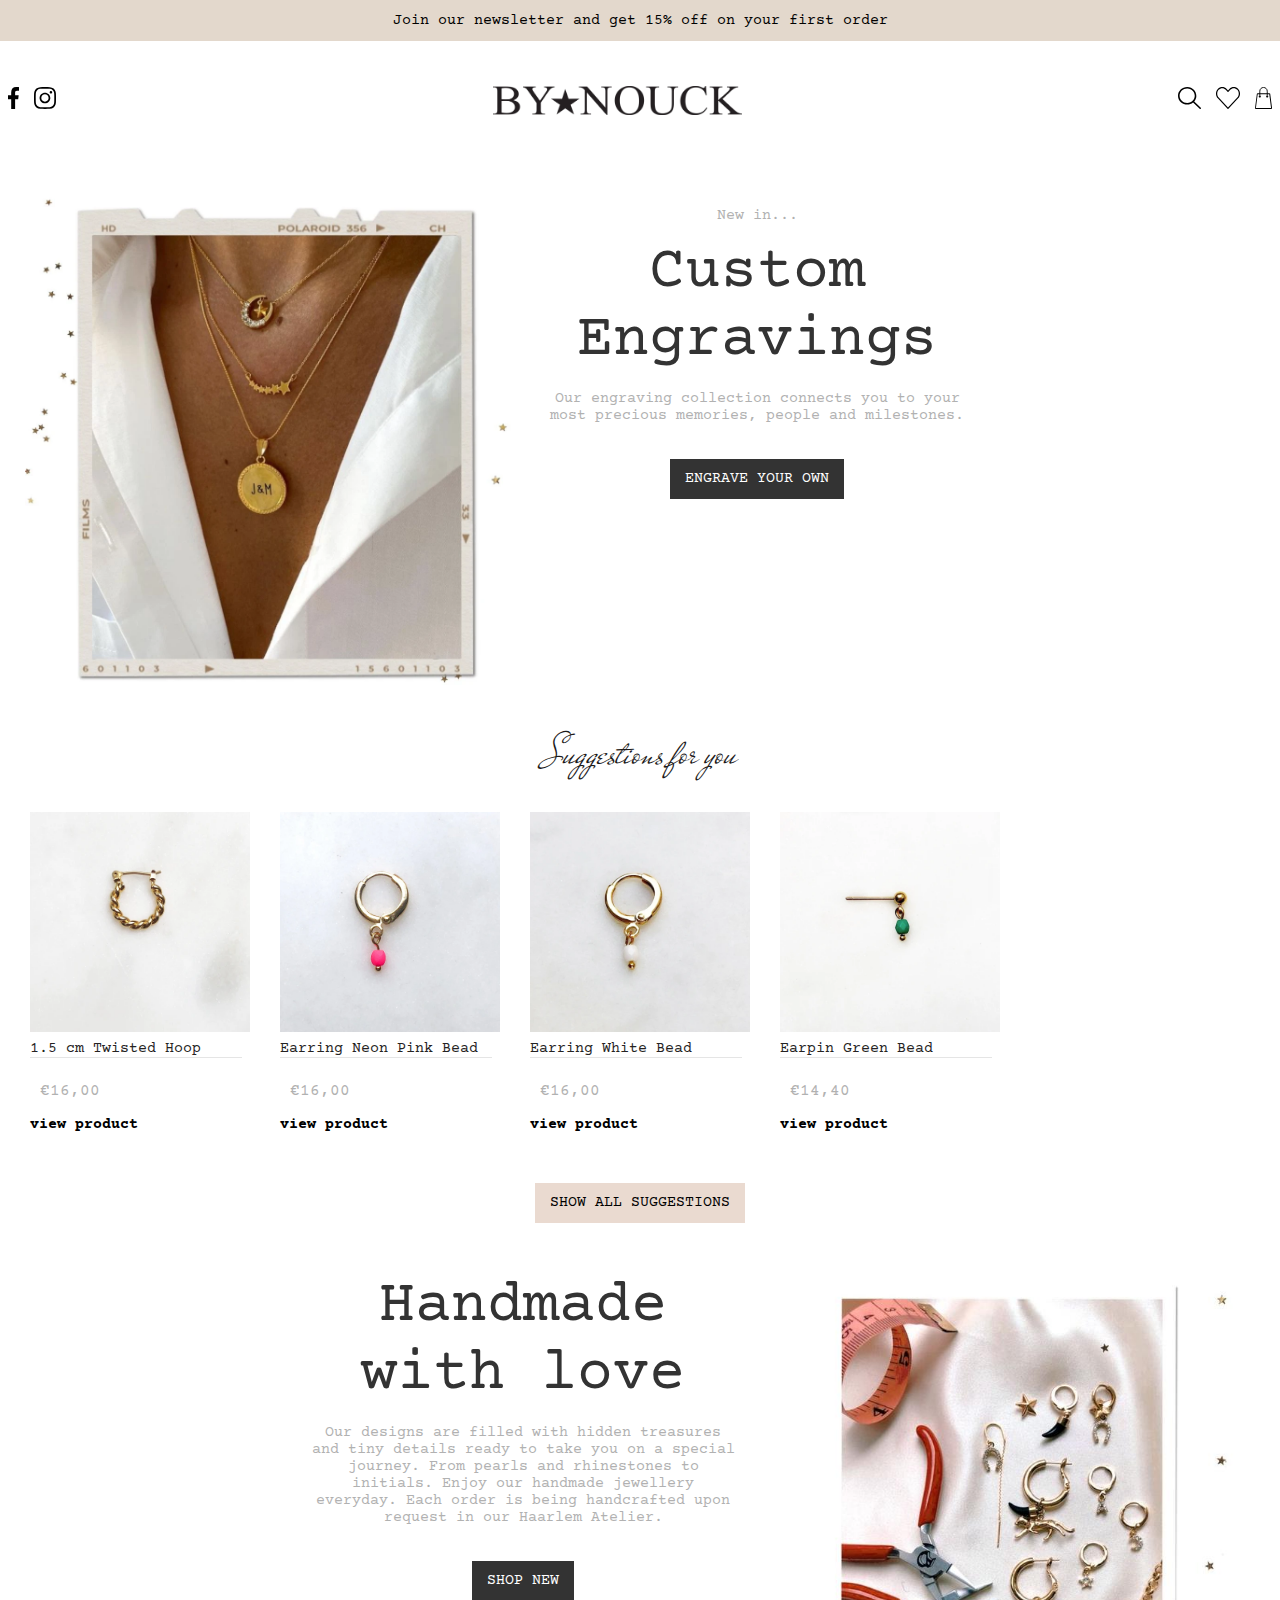
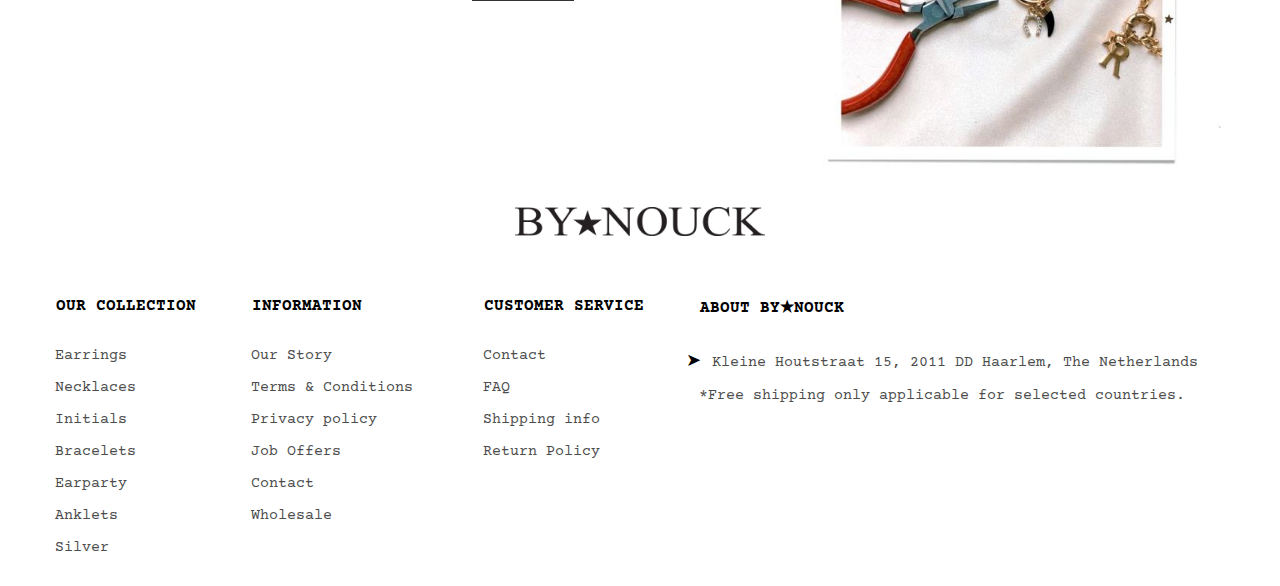
<file: index.html>
<!doctype html>
<html lang="nl">

<head>
	<meta charset="UTF-8">
	<meta name="author" content="Moon Warmer">
	<meta name="viewport" content="width=device-width, initial-scale=1">

	<title>By Nouck</title>

	<link href="styles/style.css" rel="stylesheet">

</head>

<body class='homepage'>

<!--header-->

  <header>
		<p><strong>Join our newsletter and get 15% off on your first order</strong></p>
		<img class="logo" src="images/foto.webp" alt="logo">
		<ul>
			<li><a href="https://www.facebook.com/bynouck/"><img src='images/facebook.svg' alt='facebook'/></a></li>
			<li><a href="https://www.instagram.com/bynouck_jewelry/"><img src='images/instagram.svg' alt='instagram'/></a></li>
		</ul>
		<ul>
			<li><a href="https://bynouck.com/products/1-5-cm-twisted-hoop"><img src='images/zoek.svg' alt='zoekicoon'/></a></li>
			<li><a href="https://bynouck.com/account/login"><img src='images/favorieten.svg' alt='favorieten'/></a></li>
			<li><a href="https://bynouck.com/products/1-5-cm-twisted-hoop"><img src='images/winkelmandje.svg' alt='winkelmandje'/></a></li>
		</ul>
		<nav>
			<button arial-label='menu button'>&#9776;</button>
		<ul>
			<li><a href="https://bynouck.com/collections/new">NEW</a></li>
			<li><a href="https://bynouck.com/collections/earrings">EARRINGS</a></li>
			<li><a href="https://bynouck.com/collections/charms">COLLECTIONS</a></li>
			<li><a href="https://bynouck.com/collections/necklaces">NECKLACES</a></li>
			<li><a href="https://bynouck.com/collections/initials">INITIALS</a></li>
			<li><a href="https://bynouck.com/collections/engraving">ENGRAVINGS</a></li>
			<li><a href="https://bynouck.com/collections/bracelets">BRACELETS</a></li>
			<li><a href="https://bynouck.com/collections/silver">SILVER</a></li>
			<li><a href="https://bynouck.com/collections/sale">SALE</a></li>
		</ul>
		</nav>
  </header>

     <!-- Main content -->

	<main>
    <section>
		 <img src="images/nieuwefoto.webp" alt="foto ketting">
		 <div>
       <p> New in...</p>
       <h2> Custom Engravings</h2>
       <p>Our engraving collection connects you to your most precious memories, people and milestones.
       </p>
       <a href='https://bynouck.com/collections/engraving'>ENGRAVE YOUR OWN</a>
		  </div>
		</section>

		<section>
			<h3>Suggestions for you</h3>
			 <article>
			  <a href="detail.html">
			   <h4>1.5 cm Twisted Hoop</h4>
			   <img src="images/hoop.webp" alt="ringoorbel">
			   <p>€16,00</p>
			  </a>
			 </article>
			 <article>
				 <a href="detail.html">
				  <h4>Earring Neon Pink Bead</h4>
				  <img src="images/oorbelroze.webp" alt="oorbelroze">
				  <p>€16,00</p>
				 </a>
				</article>
				<article>
					<a href="detail.html">
					<h4>Earring White Bead</h4>
				  <img src="images/oorbelwit.webp" alt="oorbelwit">
				  <p>€16,00</p>
					</a>
				</article>
				<article>
					<a href="detail.html">
					 <h4>Earpin Green Bead</h4>
					 <img src="images/oorbelgroen.webp" alt="oorgbelgroen">
					 <p>€14,40</p>
					</a>
				</article>
				  <a href="detail.html">SHOW ALL SUGGESTIONS</a>
			</section>

			<section>
				<img src="images/handmadewlove.jpg" alt="sieraden">
				<div>
				<h2>Handmade with love</h2>
				<p>Our designs are filled with hidden treasures and tiny details ready to take you on a special journey.
					From pearls and rhinestones to initials. Enjoy our handmade jewellery everyday. Each order is being handcrafted
					upon request in our Haarlem Atelier.</p>
				<a href='https://bynouck.com/collections/new'>SHOP NEW</a>
				</div>
			</section>

  </main>

<!--footer-->

  <footer>
	<img class="logo" src="images/foto.webp" alt="logo">

	<div>
		<ul>
		  <p>OUR COLLECTION</p>
			<li>Earrings</li>
			<li>Necklaces</li>
			<li>Initials</li>
			<li>Bracelets</li>
			<li>Earparty</li>
			<li>Anklets</li>
			<li>Silver</li>
		</ul>
		<ul>
			<p>INFORMATION</p>
			<li>Our Story</li>
			<li>Terms & Conditions</li>
			<li>Privacy policy</li>
			<li>Job Offers</li>
			<li>Contact</li>
			<li>Wholesale</li>
		</ul>
		<ul>
			<p>CUSTOMER SERVICE</p>
			<li>Contact</li>
			<li>FAQ</li>
			<li>Shipping info</li>
			<li>Return Policy</li>
		</ul>
		<ul>
			<p>ABOUT BY★NOUCK</p>
			<p><em>Kleine Houtstraat 15, 2011 DD Haarlem, The Netherlands</em></p>
			<li>*Free shipping only applicable for selected countries.</li>
		</ul>
	 </div>
	</footer>
			<script src="scripts/script.js"></script>
  </body>
</html>
</file>
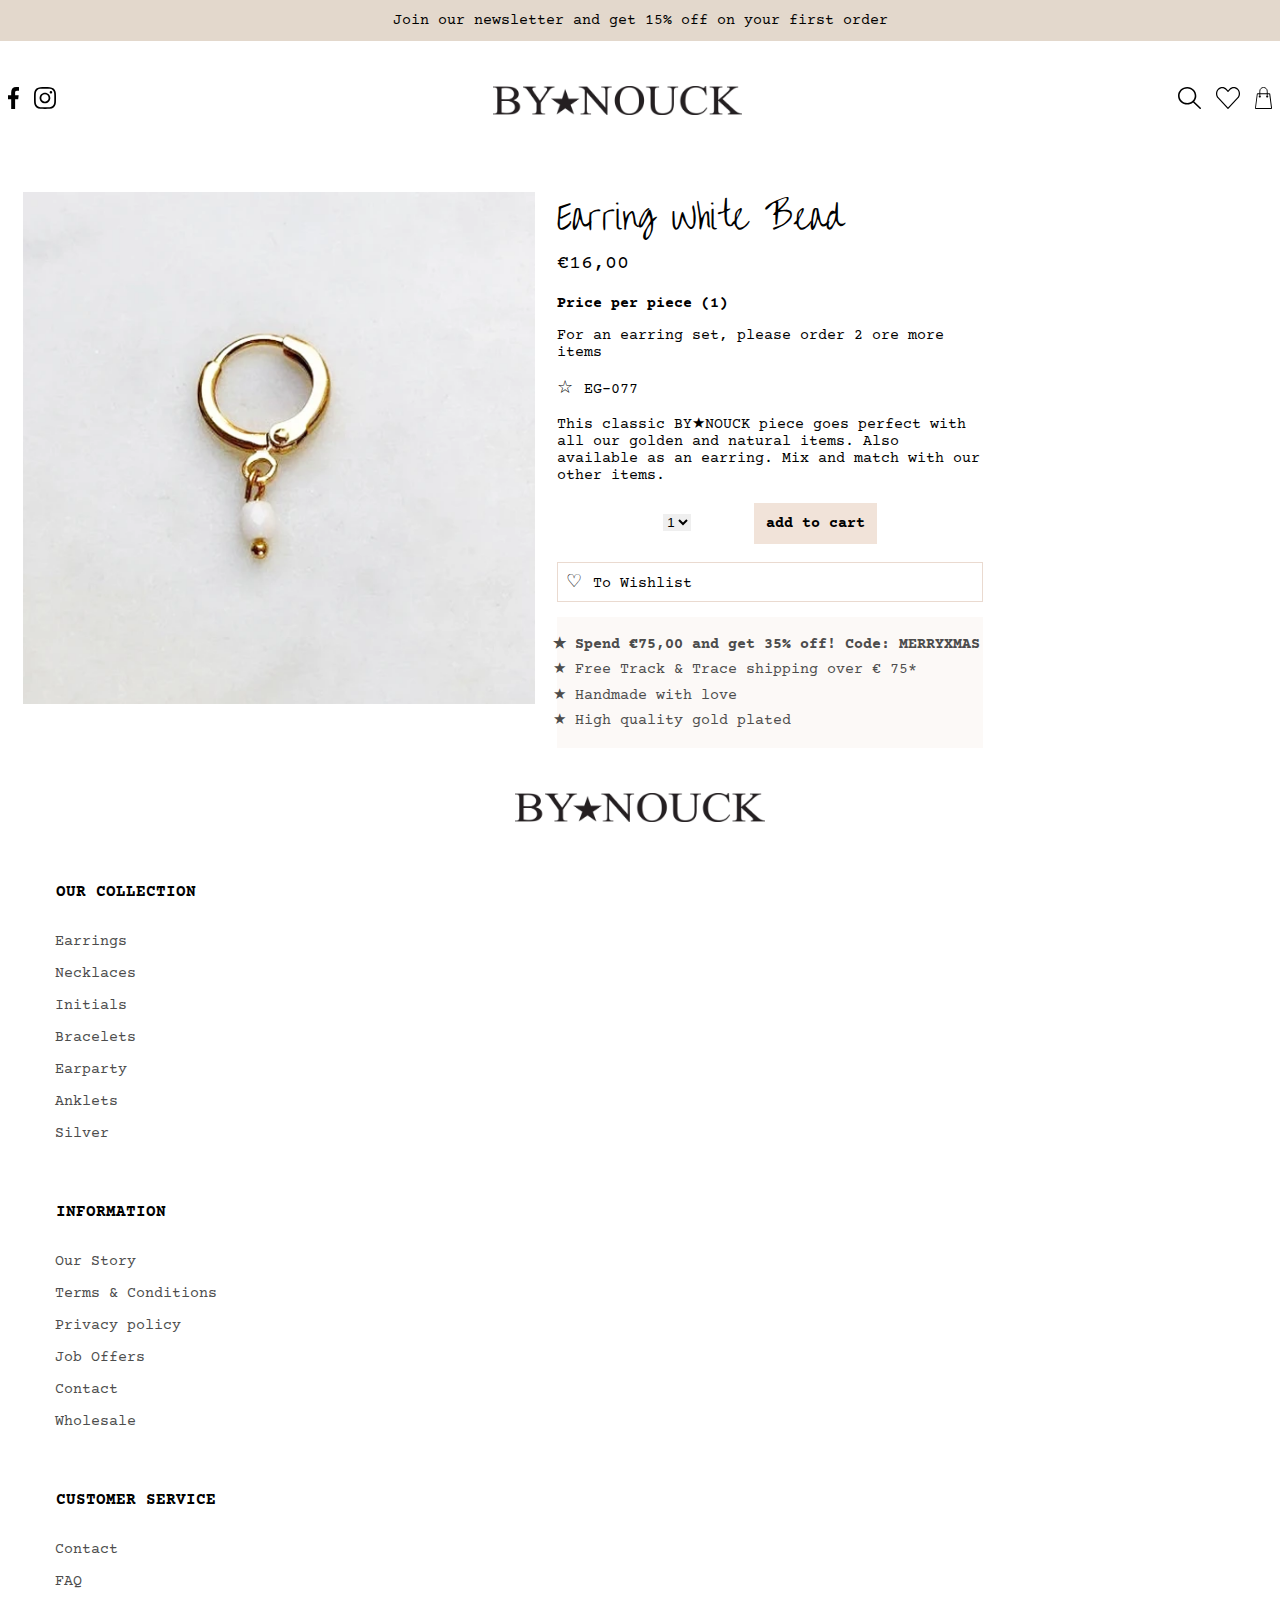
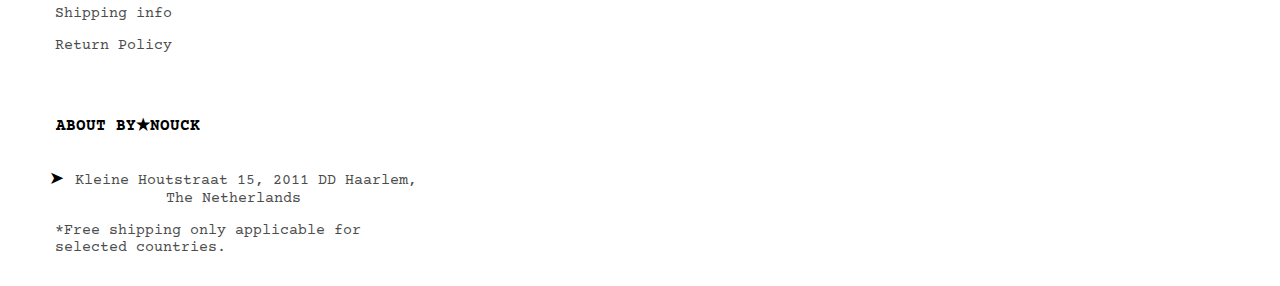
<file: detail.html>
<!doctype html>
<html lang="nl">

<head>
	<meta charset="UTF-8">
	<meta name="author" content="Moon Warmer">
	<meta name="viewport" content="width=device-width, initial-scale=1">


	<title>By Nouck</title>

	<link href="styles/style.css" rel="stylesheet">

</head>

<body class='detailpagina'>

<!--header-->

<header>
	<p><strong>Join our newsletter and get 15% off on your first order</strong></p>
	<img class="logo" src="images/foto.webp" alt="logo">
	<ul>
		<li><a href="https://www.facebook.com/bynouck/"><img src='images/facebook.svg' alt='facebook'/></a></li>
		<li><a href="https://www.instagram.com/bynouck_jewelry/"><img src='images/instagram.svg' alt='instagram'/></a></li>
	</ul>
	<ul>
		<li><a href="https://bynouck.com/products/1-5-cm-twisted-hoop"><img src='images/zoek.svg' alt='zoek'/></a></li>
		<li><a href="https://bynouck.com/account/login"><img src='images/favorieten.svg' alt='favorieten'/></a></li>
		<li><a href="https://bynouck.com/products/1-5-cm-twisted-hoop"><img src='images/winkelmandje.svg' alt='winkelmandje'/></a></li>
	</ul>
	<nav class='hamburger' >
		<button arial-label='menu button'>&#9776;</button>

	<ul>
		<li><a href="https://bynouck.com/collections/new">NEW</a></li>
		<li><a href="https://bynouck.com/collections/earrings">EARRINGS</a></li>
		<li><a href="https://bynouck.com/collections/charms">COLLECTIONS</a></li>
		<li><a href="https://bynouck.com/collections/necklaces">NECKLACES</a></li>
		<li><a href="https://bynouck.com/collections/initials">INITIALS</a></li>
		<li><a href="https://bynouck.com/collections/engraving">ENGRAVINGS</a></li>
		<li><a href="https://bynouck.com/collections/bracelets">BRACELETS</a></li>
		<li><a href="https://bynouck.com/collections/silver">SILVER</a></li>
		<li><a href="https://bynouck.com/collections/sale">SALE</a></li>
	</ul>
	</nav>
</header>

<main>
	<section>

		<img src="images/oorbelwit.webp" alt="witte oorbel">

		<!-- <div class="carousel">
			<img src="images/oorbelwit.webp" alt="witte oorbel">
			<img src="images/meerdereoorbellen.webp" alt='meerdere oorbellen'>
			<img src="images/oor1.webp" alt="oor foto 1">
			<img src="images/oor2.webp" alt='oor foto 2'>
		</div> -->

		<div>
			<h1>Earring White Bead</h1>
			<p>€16,00</p>
			<p>Price per piece (1)</p>
			<p>For an earring set, please order 2 ore more items</p>
			<p><em>EG-077</em></p>
			<p>This classic BY★NOUCK piece goes perfect with all our golden and natural items. Also available as an <b>earring</b>.
				 Mix and match with our other items.</p>

		<select>
			<option disabled selected>1</option>
			<option value='2'>2</option>
			<option value='3'>3</option>
			<option value='4'>4</option>
		</select>

			<a href>add to cart</a>
			<p><em>To Wishlist</em></p>
		<ul>
			<li>Spend €75,00 and get 35% off! Code: MERRYXMAS</li>
			<li>Free Track & Trace shipping over € 75*</li>
			<li>Handmade with love</li>
			<li>High quality gold plated</li>
		</ul>
		</div>

	 </section>
 </main>

 <footer>
		<img class="logo" src="images/foto.webp" alt="logo">
	<div>
		<ul>
			<p>OUR COLLECTION</p>
			<li>Earrings</li>
			<li>Necklaces</li>
			<li>Initials</li>
			<li>Bracelets</li>
			<li>Earparty</li>
			<li>Anklets</li>
			<li>Silver</li>
		</ul>
		<ul>
			<p>INFORMATION</p>
			<li>Our Story</li>
			<li>Terms & Conditions</li>
			<li>Privacy policy</li>
			<li>Job Offers</li>
			<li>Contact</li>
			<li>Wholesale</li>
		</ul>
		<ul>
			<p>CUSTOMER SERVICE</p>
			<li>Contact</li>
			<li>FAQ</li>
			<li>Shipping info</li>
			<li>Return Policy</li>
		</ul>
		<ul>
			<p>ABOUT BY★NOUCK</p>
			<p><em>Kleine Houtstraat 15, 2011 DD Haarlem, The Netherlands</em></p>
			<li>*Free shipping only applicable for selected countries.</li>
		</ul>
		</div>
</footer>
	<script src="scripts/script.js"></script>
</body>
</html>

     <!-- Main content -->
</file>
<file: styles/style.css>
/* CSS Document */
@import url('https://fonts.googleapis.com/css2?family=Mr+De+Haviland&display=swap');
@import url('https://fonts.googleapis.com/css2?family=Courier+Prime&display=swap');
@import url('https://fonts.googleapis.com/css2?family=Liu+Jian+Mao+Cao&family=Zeyada&display=swap');

*, *::after, *::before {
  box-sizing:border-box;
}

html {
  ;
}

body {
	background-color: #fff;
	margin: 0;
	padding: 0;
	font-family:'Courier Prime', monospace;
  color:rgb(76,76,76);
  font-size:15px;
  -webkit-font-smoothing:antialiased;
}

/* alle htjes*/

h1 {
	text-align: center;
  font-family: 'Courier Prime';
  margin: 10px;
}

h2 {
  text-align: center;
  color: #333333;
  font-family: 'Courier Prime';
  font-size: 60px;
  font-weight: normal;
  margin: 0;
}

h3 {
	font-family: 'mr de Haviland';
	font-weight: lighter;
	font-size: 42px;
	color: #1B1919;
	margin-left: 80px;
}

h4 {
	color: #252222;
 	font-weight: lighter;
 	font-size: 15px;
 	border-bottom: 1px solid rgba(0,0,0,.1);
 	margin: 8px;
 	margin-left: 0;
	font-family: 'Courier Prime';
}

p {
  text-align: center;
  color: #b1b1b1;
  font-family: 'Courier Prime';
	font-size: 15px;
	font-weight: 100;
}

a {
	text-decoration: none;
  font-family: 'Courier Prime';
	color: black;
	font-size: 15px;
}

/*header*/

header {
	display: flex;
	flex-wrap: wrap;
	align-items: center;
	justify-content:space-between;
}

.logo {
	display: block;
	width: 16.625em;
	width: 13em;
	padding: 30px 0;
  margin: 0 auto;}

header p {
	background-color: #E3D8CC;
	color: black;
	padding: 0.8em;
	margin-top: 0;
	flex-basis: 100%;
	order: -2;
}

header > ul {
	margin: 0;
	padding: 0;
	list-style-type: none;
	display: flex;
}

header > ul:first-of-type {
	order: -1;
	display: none;
}

header > ul:first-of-type li {
  margin: 0.5em;
}

header > ul:nth-of-type(2) li {
  margin: 0.5em;
}

header > ul img {
	width: auto;
	height: 1.5em;
}

/*nav*/

nav {
	order: -1;
}

nav button{
	position: relative;
	z-index: 120;
  background: none;
  border: none;
  appearance: none;
}

nav ul {
	list-style: none;
	padding: 9em 0 0;
	position: fixed;
	left: 0;
	right: 0;
	top: 0;
	bottom: 0;
	background-color: #E3D8CC;
	margin: 0;
	z-index: 100;
	transform: translateX(-100%);
	transition: transform 1s;
}

nav ul.open {
	transform: translateX(-0%);
}

nav ul > li a {
	display: block;
	padding: 1em;
}

/* mediaqueries */

@media all and (min-width: 30em) {
	.logo {width: 16.625em;}
}

@media all and (min-width: 56em) {
	header > ul:first-of-type {
		display: flex;
	}
	nav button {
		display: none;
	}
	nav {
		order: 0;
		flex-basis: 100%;
	}
	nav ul {
		position: relative;
		display: flex;
		padding: 0;
		justify-content: center;
		background-color: white;
	}
}
/*eerste sectie*/

body.homepage section > a,
body.homepage section > div > a {
	display: inline-block;
	background-color: #333;
	color: White;
	font-weight: lighter;
	padding: 0 1em;
	margin: 20px auto;
	text-align: center;
	line-height: 40px;
}

body.homepage section:first-of-type{
  display: flex;
  flex-wrap: wrap;
  padding: 0 10px;
}

body.homepage section:first-of-type img {
	width: 40%;
	min-width: 350px;
	margin: 0 1em;
}

body.homepage section:first-of-type div {
	max-width: 426px;
	text-align: center;
}

body.homepage section:first-of-type div,
body.homepage section:nth-of-type(3) div {
  max-width: 426px;
  text-align: center;
}

/*tweede sectie*/

body.homepage section:nth-of-type(2) {
	display: grid;
	grid-template-columns: repeat( auto-fit, minmax(12em, 1fr) );
	grid-gap: 2em;
	padding: 2em;
}

/*kopje section*/

body.homepage section:nth-of-type(2) h3 {
	grid-column-start: 1;
	grid-column-end: -1;
	text-align: center;
	margin: 0px;
}

/*alle artikelen link*/

body.homepage section:nth-of-type(2) > a {
	grid-column-start: 1;
	grid-column-end: -1;
	background-color: #EADAD0;
	color: black;
}

/*artikelen*/

body.homepage section:nth-of-type(2) article a {
	display: flex;
	flex-direction: column;
	position: relative;

}

body.homepage section:nth-of-type(2) article a img {
 	width: 100%;
 	order: -1;
}

body.homepage section:nth-of-type(2) article a p {
	 text-align: left;
	 padding: 0px 10px;
	 font-size: 16px;
}

body.homepage section:nth-of-type(2) article a::before{
	content:'';
	width: 1.5em;
	height: 1.5em;
	background-image: url('../images/loop.svg');
	opacity: 0;
	position: absolute;
	right: 0.5em;
	top: 0.5em;
	transition: .3s;
}
body.homepage section:nth-of-type(2) article a:hover::before{
  opacity: 1;
}

body.homepage section:nth-of-type(2) article a::after{
	content: 'view product';
  font-weight: 700;
}

/*derde sectie*/

body.homepage section:nth-of-type(3) img {
	width: 40%;
	min-width: 350px;
	margin: 0 1em;
}

body.homepage section:nth-of-type(3){
	display: flex;
 	flex-wrap: wrap;
	flex-direction: row-reverse;
	padding: 0 10px;
}

/*vierde sectie = detailpagina*/

body.detailpagina section:nth-of-type(1) img {
	width: 40%;
  height: 40%;
 	min-width: 350px;
 	margin: 0 1.5em;
}

body.detailpagina section:nth-of-type(1){
	display: flex;
	flex-wrap: wrap;
}

body.detailpagina section:nth-of-type(1) h1 {
	font-family:'Liu Jian Mao Cao';
	font-weight: lighter;
  color: black;
	font-size: 40px;
	text-align:left;
	margin: 0;
}

body.detailpagina section:nth-of-type(1) p {
	font-family:'Courier Prime';
	color: black;
	font-size: 15px;
	text-align:left;
}

body.detailpagina section:nth-of-type(1) p:last-of-type {
  border: 1px solid #EADAD0;
  padding: 0.5em;
  margin-top: 2em;
}

body.detailpagina section:nth-of-type(1) p:nth-of-type(5) {
  margin-bottom: 2em;
}

body.detailpagina section:nth-of-type(1) p em {
	font-style: normal;
}
body.detailpagina section:nth-of-type(1) p em::before{
	content: '☆';
	padding-right: 1ch;
	font-size: 120%;
}
body.detailpagina section:nth-of-type(1) p:last-of-type em::before{
	content: '♡';
	padding-right: 1ch;
	font-size: 120%;
}

body.detailpagina section:nth-of-type(1) ul {
	background-color: rgba(241,227,217,0.2);
	padding:0 0 0 1ch;
  list-style-type:"\02605";
	padding-top: 1em;
	padding-bottom: 1em;
}

body.detailpagina section:nth-of-type(1) ul > li {
	display: list-item;
	padding:0 0 0 1ch;
  line-height:1.6875em;
  margin-left: 0;
	text-align: left;
}

body.detailpagina div {
  max-width: 426px;
  text-align: center;
}


body.detailpagina section:nth-of-type(1) li:first-of-type {
  font-weight:700;
}
body.detailpagina section:nth-of-type(1) p:first-of-type {
  font-size: 20px;
}
body.detailpagina section:nth-of-type(1) p:nth-of-type(2) {
  font-weight:700;
}
body.detailpagina section:nth-of-type(1) div > img {
  width: 1.5em;
}
body.detailpagina section:nth-of-type(1) div > a {
	background-color: #F1E3D9;
	color: black;
  padding: 0.8em;
  font-weight: 700;
}

/* counter */

select {
  color: black;
  border: none;
  text-align: left;
  position: relative;
  margin-right: 4em;
}

/* footer */


footer {
	background-color: #white;
}

footer li {
	display: flex;
	flex-wrap: wrap;
	margin: 1em;
  text-align: left;
}

footer p:first-of-type {
	font-weight: 900;
	font-size: 16px;
	color: black;
	margin-bottom: 2em;
	text-align: left;
	margin-left: 1em;
}

footer p em {
	font-style: normal;
	color: #4C4C4C;
	}

footer p em::before{
	content: '➤';
	color: black;
	padding-right: 1ch;
	font-size: 120%;
	}

footer div {
  display: flex;
  flex-wrap: wrap;
}

body.detailpagina footer div {
  display: flex;
  flex-wrap: wrap;
}

/* Component styling */
section#some-ultra-cool-component {

}


/* Breakpoints */
@media all and (min-width: 30em) {

}

@media all and (min-width: 60em) {

}

@media all and (min-width: 90em) {

}
</file>
